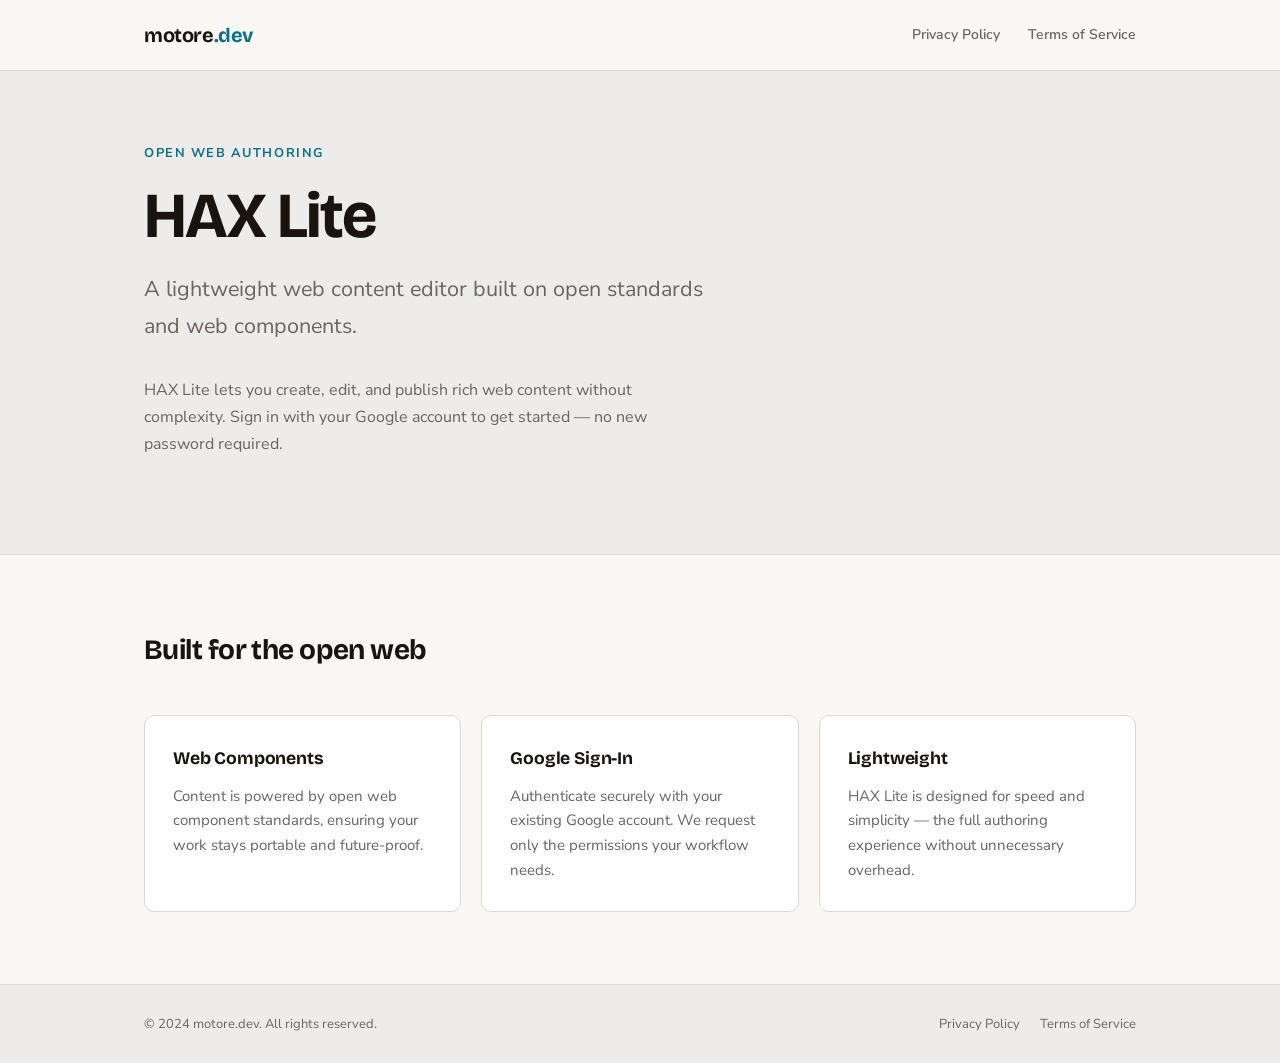
<file: index.html>
<!DOCTYPE html>
<html lang="en">
<head>
  <meta charset="UTF-8">
  <meta name="viewport" content="width=device-width, initial-scale=1.0">
  <title>motore.dev — HAX Lite Web Authoring</title>
  <link rel="preconnect" href="https://fonts.googleapis.com">
  <link rel="preconnect" href="https://fonts.gstatic.com" crossorigin>
  <link rel="stylesheet" href="styles.css">
</head>
<body>

  <header class="site-header">
    <div class="container">
      <a href="/" class="logo">motore<span>.dev</span></a>
      <nav>
        <a href="/privacy-policy">Privacy Policy</a>
        <a href="/terms-of-service">Terms of Service</a>
      </nav>
    </div>
  </header>

  <main>
    <section class="hero">
      <div class="container">
        <p class="eyebrow">Open Web Authoring</p>
        <h1>HAX Lite</h1>
        <p class="tagline">A lightweight web content editor built on open standards and web components.</p>
        <p style="font-size:1rem; color:var(--fg-muted); max-width:560px; margin-bottom:32px;">
          HAX Lite lets you create, edit, and publish rich web content without complexity.
          Sign in with your Google account to get started — no new password required.
        </p>
      </div>
    </section>

    <section class="features">
      <div class="container">
        <h2>Built for the open web</h2>
        <div class="card-grid">
          <div class="card">
            <h3>Web Components</h3>
            <p>Content is powered by open web component standards, ensuring your work stays portable and future-proof.</p>
          </div>
          <div class="card">
            <h3>Google Sign-In</h3>
            <p>Authenticate securely with your existing Google account. We request only the permissions your workflow needs.</p>
          </div>
          <div class="card">
            <h3>Lightweight</h3>
            <p>HAX Lite is designed for speed and simplicity — the full authoring experience without unnecessary overhead.</p>
          </div>
        </div>
      </div>
    </section>
  </main>

  <footer class="site-footer">
    <div class="container">
      <p>&copy; 2024 motore.dev. All rights reserved.</p>
      <nav>
        <a href="/privacy-policy">Privacy Policy</a>
        <a href="/terms-of-service">Terms of Service</a>
      </nav>
    </div>
  </footer>

</body>
</html>
</file>
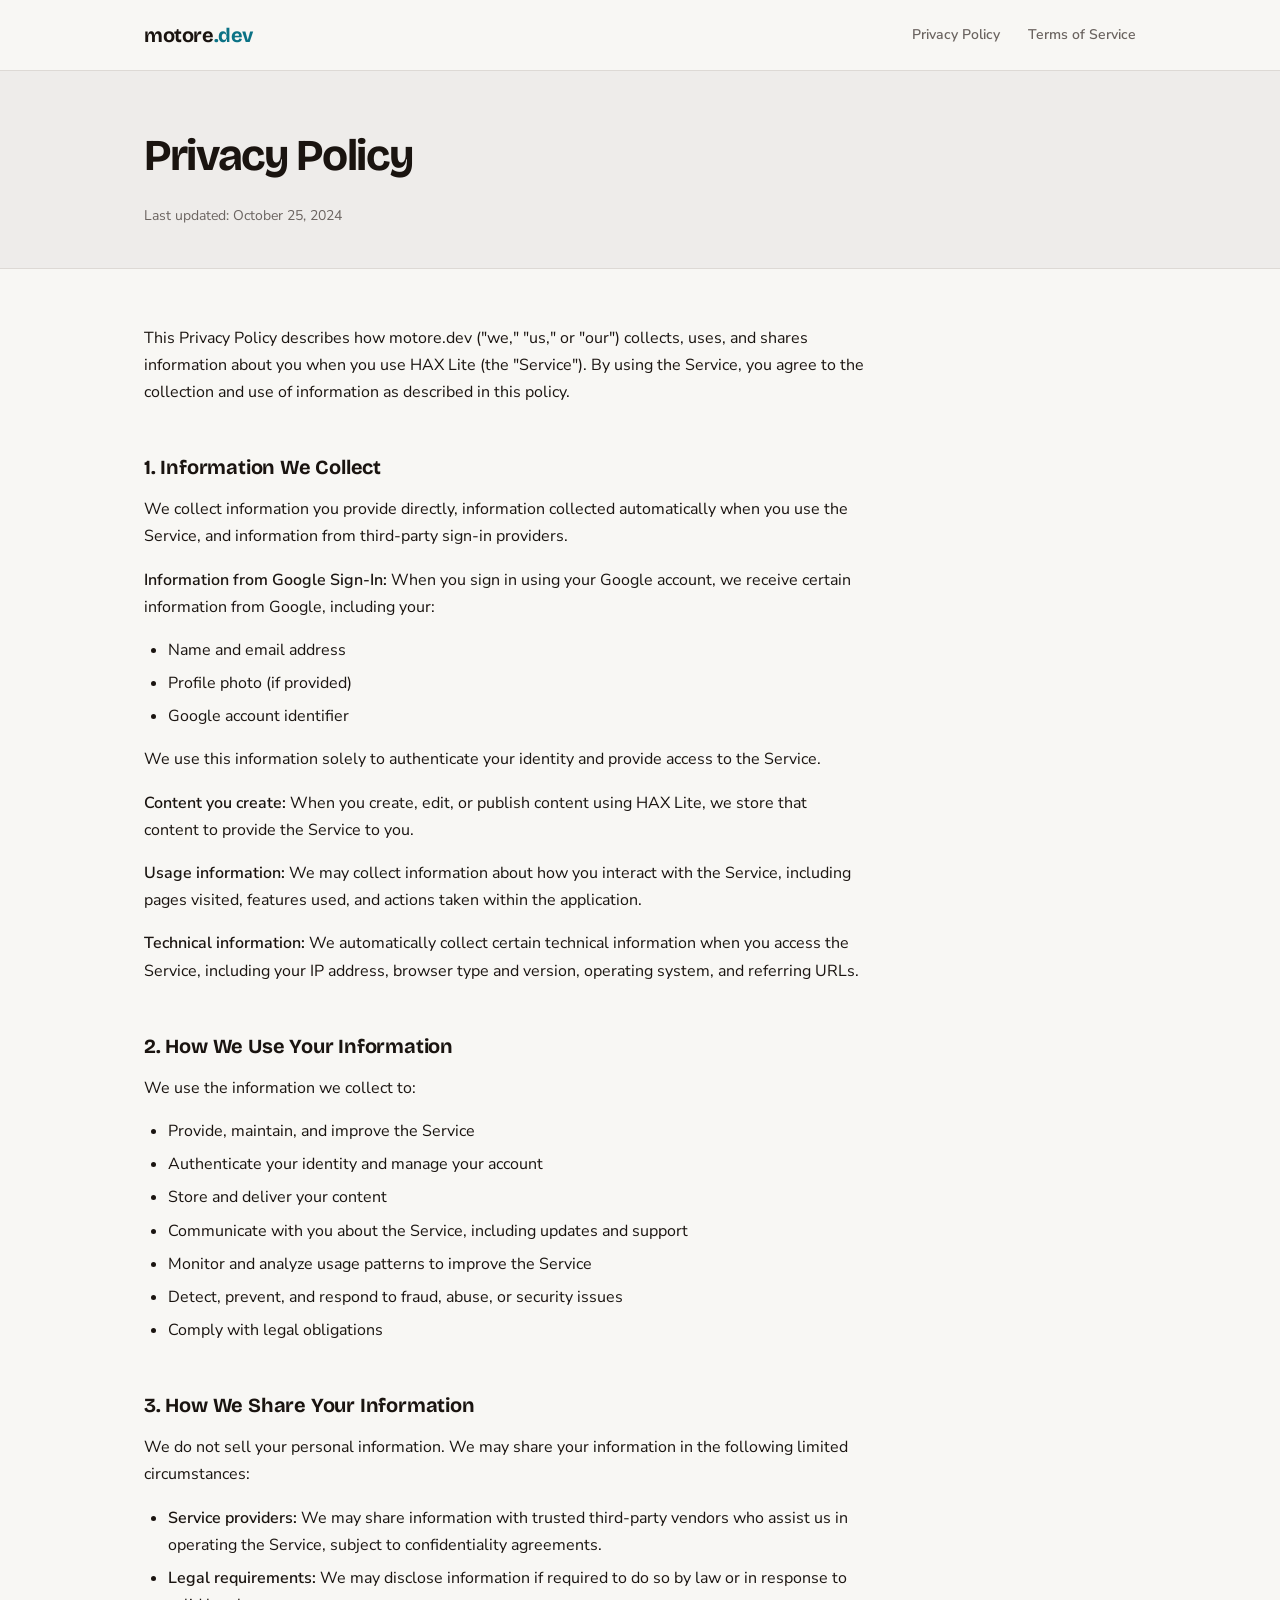
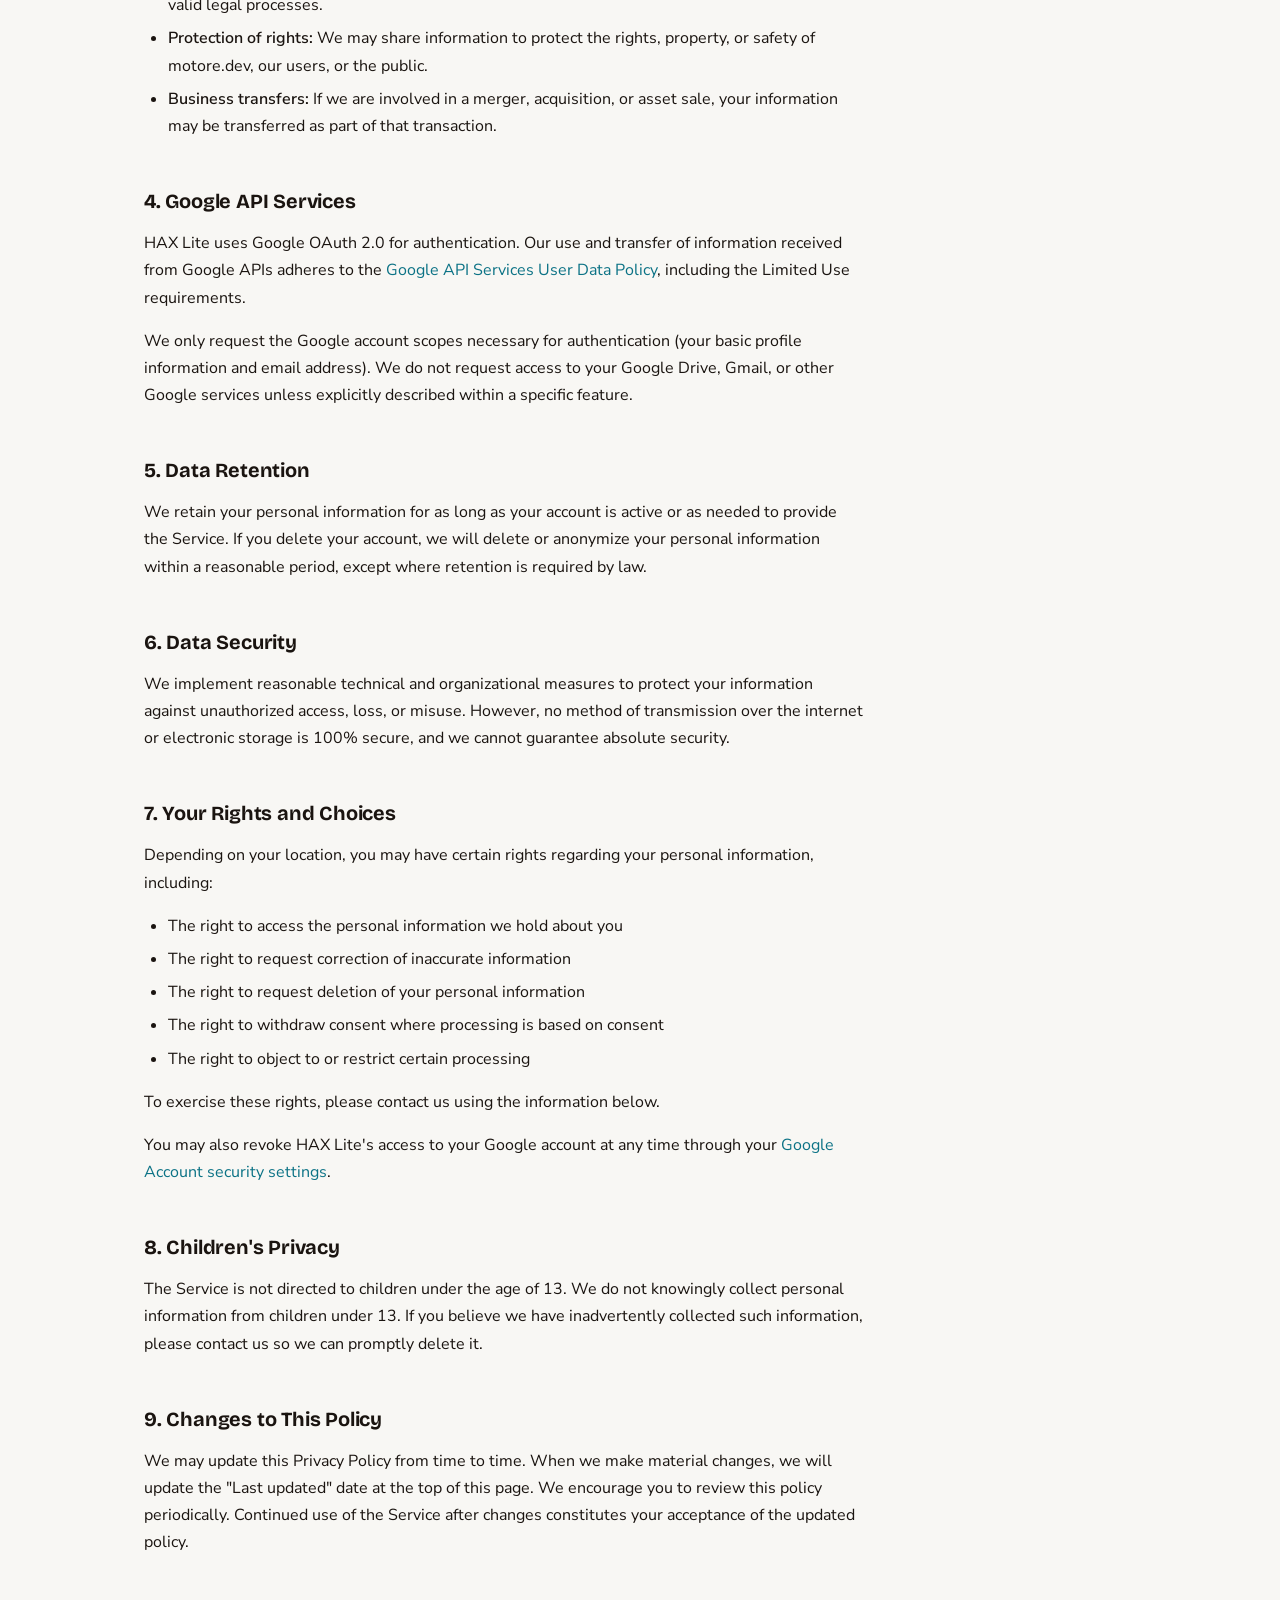
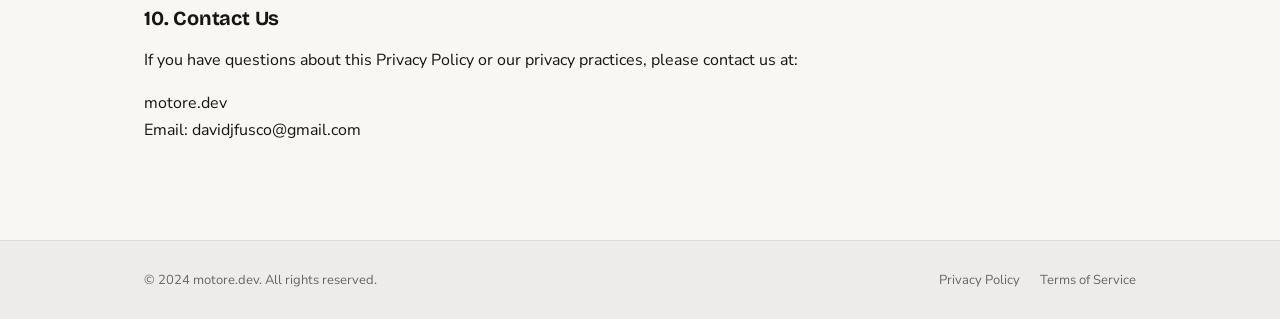
<file: privacy-policy.html>
<!DOCTYPE html>
<html lang="en">
<head>
  <meta charset="UTF-8">
  <meta name="viewport" content="width=device-width, initial-scale=1.0">
  <title>Privacy Policy — motore.dev</title>
  <link rel="preconnect" href="https://fonts.googleapis.com">
  <link rel="preconnect" href="https://fonts.gstatic.com" crossorigin>
  <link rel="stylesheet" href="styles.css">
</head>
<body>

  <header class="site-header">
    <div class="container">
      <a href="/" class="logo">motore<span>.dev</span></a>
      <nav>
        <a href="/privacy-policy">Privacy Policy</a>
        <a href="/terms-of-service">Terms of Service</a>
      </nav>
    </div>
  </header>

  <main>
    <div class="page-header">
      <div class="container">
        <h1>Privacy Policy</h1>
        <p class="meta">Last updated: October 25, 2024</p>
      </div>
    </div>

    <div class="container">
      <div class="policy-body">

        <p>This Privacy Policy describes how motore.dev ("we," "us," or "our") collects, uses, and shares information about you when you use HAX Lite (the "Service"). By using the Service, you agree to the collection and use of information as described in this policy.</p>

        <h2>1. Information We Collect</h2>
        <p>We collect information you provide directly, information collected automatically when you use the Service, and information from third-party sign-in providers.</p>

        <p><strong>Information from Google Sign-In:</strong> When you sign in using your Google account, we receive certain information from Google, including your:</p>
        <ul>
          <li>Name and email address</li>
          <li>Profile photo (if provided)</li>
          <li>Google account identifier</li>
        </ul>
        <p>We use this information solely to authenticate your identity and provide access to the Service.</p>

        <p><strong>Content you create:</strong> When you create, edit, or publish content using HAX Lite, we store that content to provide the Service to you.</p>

        <p><strong>Usage information:</strong> We may collect information about how you interact with the Service, including pages visited, features used, and actions taken within the application.</p>

        <p><strong>Technical information:</strong> We automatically collect certain technical information when you access the Service, including your IP address, browser type and version, operating system, and referring URLs.</p>

        <h2>2. How We Use Your Information</h2>
        <p>We use the information we collect to:</p>
        <ul>
          <li>Provide, maintain, and improve the Service</li>
          <li>Authenticate your identity and manage your account</li>
          <li>Store and deliver your content</li>
          <li>Communicate with you about the Service, including updates and support</li>
          <li>Monitor and analyze usage patterns to improve the Service</li>
          <li>Detect, prevent, and respond to fraud, abuse, or security issues</li>
          <li>Comply with legal obligations</li>
        </ul>

        <h2>3. How We Share Your Information</h2>
        <p>We do not sell your personal information. We may share your information in the following limited circumstances:</p>
        <ul>
          <li><strong>Service providers:</strong> We may share information with trusted third-party vendors who assist us in operating the Service, subject to confidentiality agreements.</li>
          <li><strong>Legal requirements:</strong> We may disclose information if required to do so by law or in response to valid legal processes.</li>
          <li><strong>Protection of rights:</strong> We may share information to protect the rights, property, or safety of motore.dev, our users, or the public.</li>
          <li><strong>Business transfers:</strong> If we are involved in a merger, acquisition, or asset sale, your information may be transferred as part of that transaction.</li>
        </ul>

        <h2>4. Google API Services</h2>
        <p>HAX Lite uses Google OAuth 2.0 for authentication. Our use and transfer of information received from Google APIs adheres to the <a href="https://developers.google.com/terms/api-services-user-data-policy" target="_blank" rel="noopener">Google API Services User Data Policy</a>, including the Limited Use requirements.</p>
        <p>We only request the Google account scopes necessary for authentication (your basic profile information and email address). We do not request access to your Google Drive, Gmail, or other Google services unless explicitly described within a specific feature.</p>

        <h2>5. Data Retention</h2>
        <p>We retain your personal information for as long as your account is active or as needed to provide the Service. If you delete your account, we will delete or anonymize your personal information within a reasonable period, except where retention is required by law.</p>

        <h2>6. Data Security</h2>
        <p>We implement reasonable technical and organizational measures to protect your information against unauthorized access, loss, or misuse. However, no method of transmission over the internet or electronic storage is 100% secure, and we cannot guarantee absolute security.</p>

        <h2>7. Your Rights and Choices</h2>
        <p>Depending on your location, you may have certain rights regarding your personal information, including:</p>
        <ul>
          <li>The right to access the personal information we hold about you</li>
          <li>The right to request correction of inaccurate information</li>
          <li>The right to request deletion of your personal information</li>
          <li>The right to withdraw consent where processing is based on consent</li>
          <li>The right to object to or restrict certain processing</li>
        </ul>
        <p>To exercise these rights, please contact us using the information below.</p>
        <p>You may also revoke HAX Lite's access to your Google account at any time through your <a href="https://myaccount.google.com/permissions" target="_blank" rel="noopener">Google Account security settings</a>.</p>

        <h2>8. Children's Privacy</h2>
        <p>The Service is not directed to children under the age of 13. We do not knowingly collect personal information from children under 13. If you believe we have inadvertently collected such information, please contact us so we can promptly delete it.</p>

        <h2>9. Changes to This Policy</h2>
        <p>We may update this Privacy Policy from time to time. When we make material changes, we will update the "Last updated" date at the top of this page. We encourage you to review this policy periodically. Continued use of the Service after changes constitutes your acceptance of the updated policy.</p>

        <h2>10. Contact Us</h2>
        <p>If you have questions about this Privacy Policy or our privacy practices, please contact us at:</p>
        <p>
          motore.dev<br>
          Email: davidjfusco@gmail.com
        </p>

      </div>
    </div>
  </main>

  <footer class="site-footer">
    <div class="container">
      <p>&copy; 2024 motore.dev. All rights reserved.</p>
      <nav>
        <a href="/privacy-policy">Privacy Policy</a>
        <a href="/terms-of-service">Terms of Service</a>
      </nav>
    </div>
  </footer>

</body>
</html>
</file>
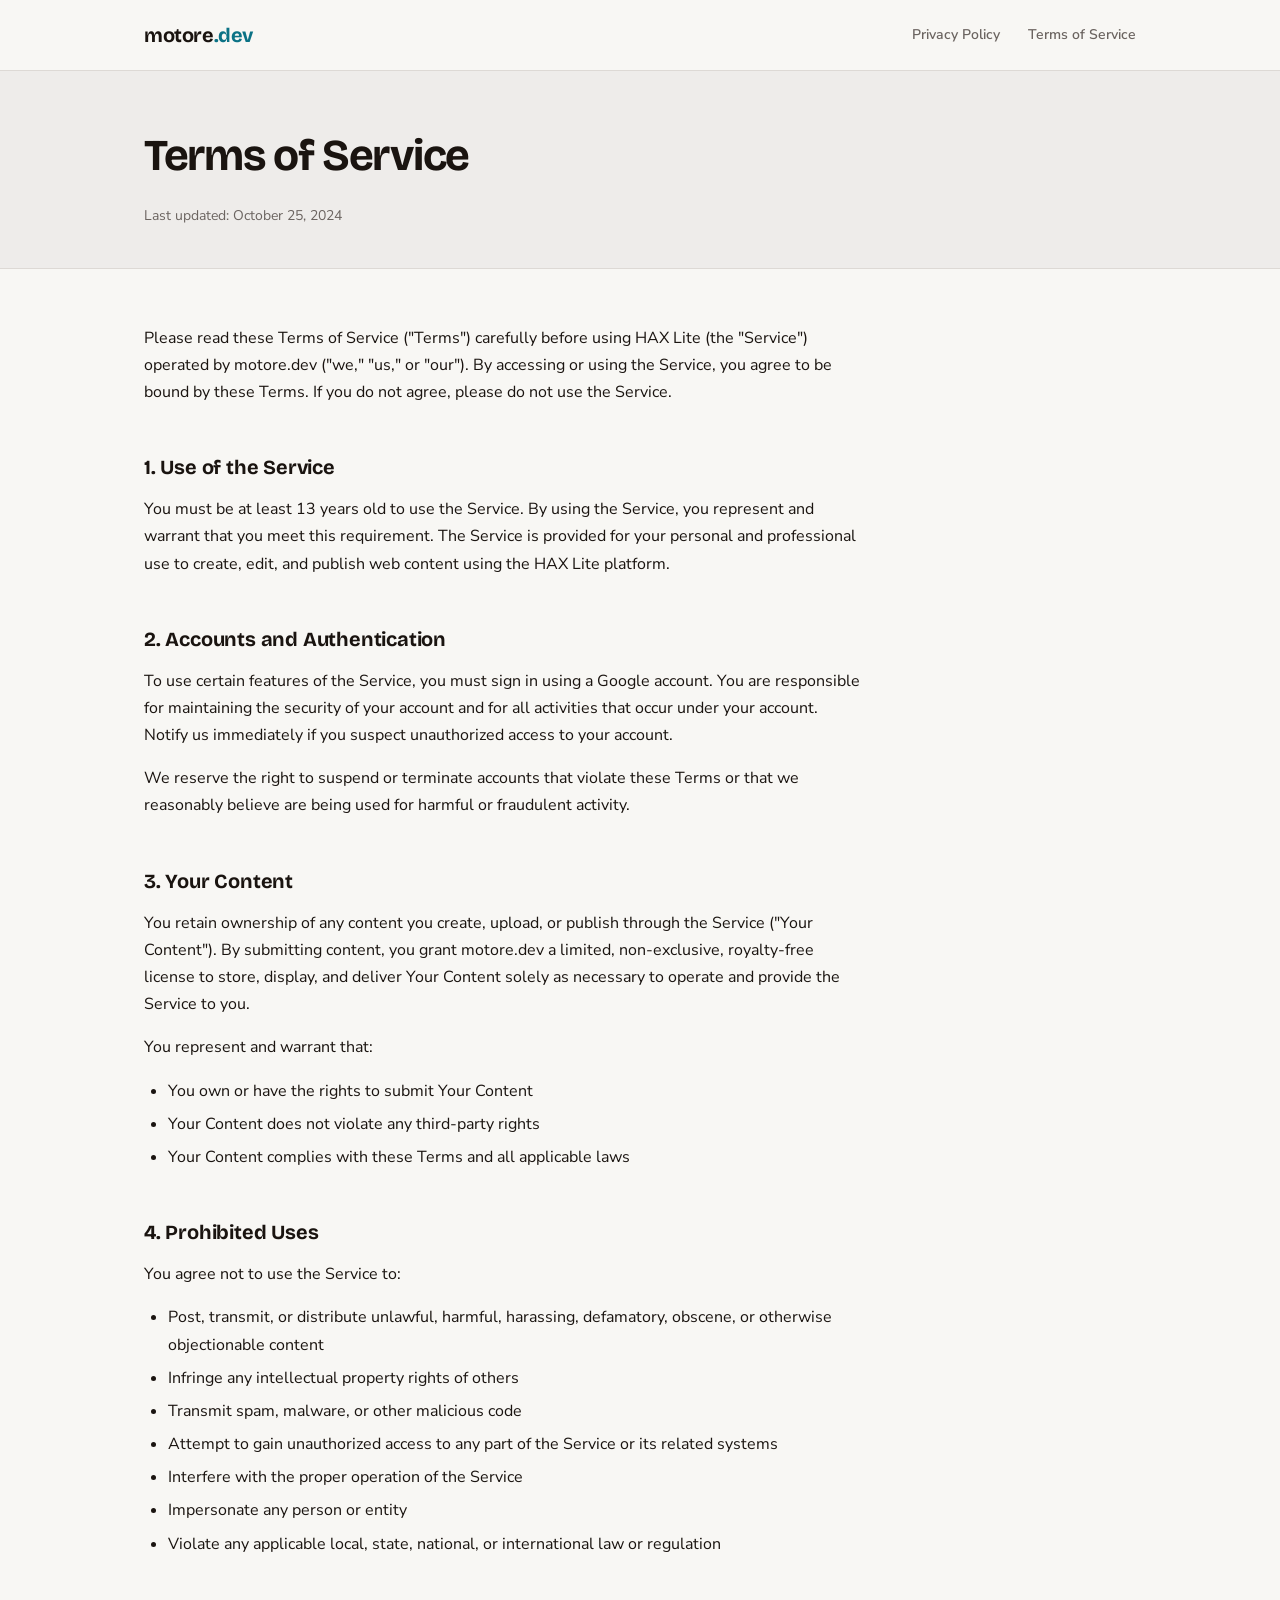
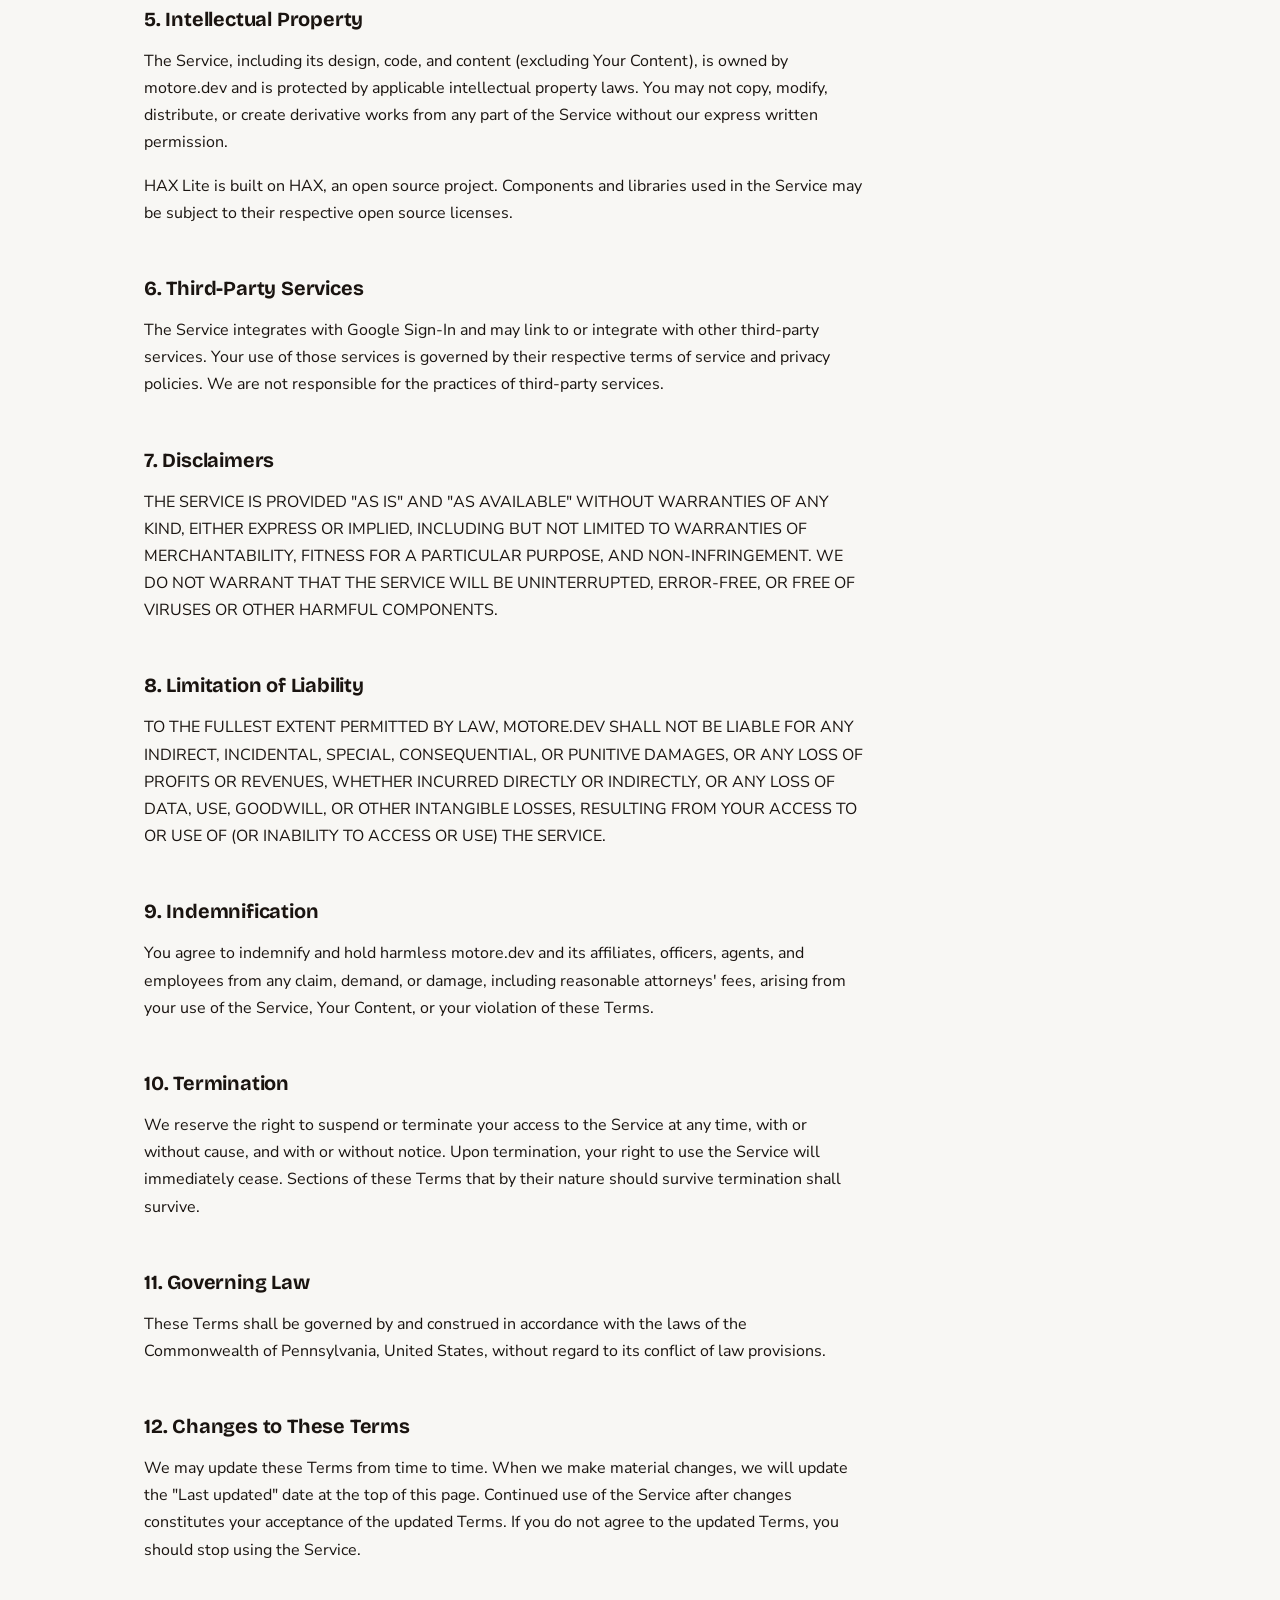
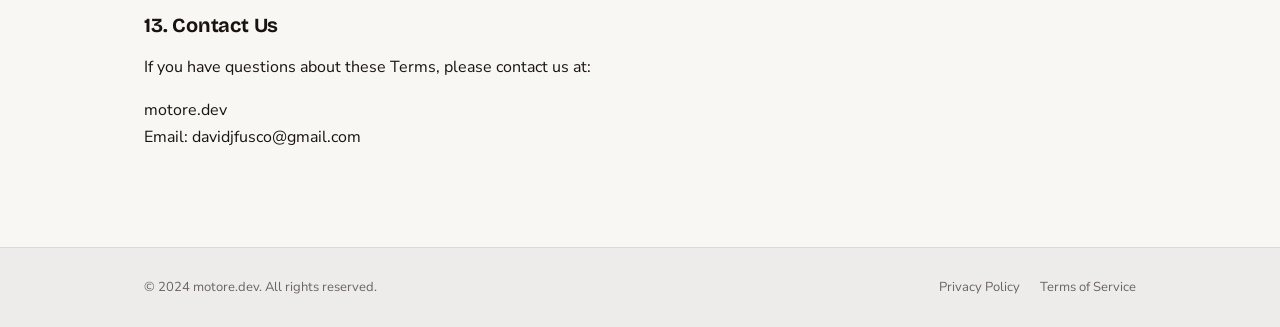
<file: terms-of-service.html>
<!DOCTYPE html>
<html lang="en">
<head>
  <meta charset="UTF-8">
  <meta name="viewport" content="width=device-width, initial-scale=1.0">
  <title>Terms of Service — motore.dev</title>
  <link rel="preconnect" href="https://fonts.googleapis.com">
  <link rel="preconnect" href="https://fonts.gstatic.com" crossorigin>
  <link rel="stylesheet" href="styles.css">
</head>
<body>

  <header class="site-header">
    <div class="container">
      <a href="/" class="logo">motore<span>.dev</span></a>
      <nav>
        <a href="/privacy-policy">Privacy Policy</a>
        <a href="/terms-of-service">Terms of Service</a>
      </nav>
    </div>
  </header>

  <main>
    <div class="page-header">
      <div class="container">
        <h1>Terms of Service</h1>
        <p class="meta">Last updated: October 25, 2024</p>
      </div>
    </div>

    <div class="container">
      <div class="policy-body">

        <p>Please read these Terms of Service ("Terms") carefully before using HAX Lite (the "Service") operated by motore.dev ("we," "us," or "our"). By accessing or using the Service, you agree to be bound by these Terms. If you do not agree, please do not use the Service.</p>

        <h2>1. Use of the Service</h2>
        <p>You must be at least 13 years old to use the Service. By using the Service, you represent and warrant that you meet this requirement. The Service is provided for your personal and professional use to create, edit, and publish web content using the HAX Lite platform.</p>

        <h2>2. Accounts and Authentication</h2>
        <p>To use certain features of the Service, you must sign in using a Google account. You are responsible for maintaining the security of your account and for all activities that occur under your account. Notify us immediately if you suspect unauthorized access to your account.</p>
        <p>We reserve the right to suspend or terminate accounts that violate these Terms or that we reasonably believe are being used for harmful or fraudulent activity.</p>

        <h2>3. Your Content</h2>
        <p>You retain ownership of any content you create, upload, or publish through the Service ("Your Content"). By submitting content, you grant motore.dev a limited, non-exclusive, royalty-free license to store, display, and deliver Your Content solely as necessary to operate and provide the Service to you.</p>
        <p>You represent and warrant that:</p>
        <ul>
          <li>You own or have the rights to submit Your Content</li>
          <li>Your Content does not violate any third-party rights</li>
          <li>Your Content complies with these Terms and all applicable laws</li>
        </ul>

        <h2>4. Prohibited Uses</h2>
        <p>You agree not to use the Service to:</p>
        <ul>
          <li>Post, transmit, or distribute unlawful, harmful, harassing, defamatory, obscene, or otherwise objectionable content</li>
          <li>Infringe any intellectual property rights of others</li>
          <li>Transmit spam, malware, or other malicious code</li>
          <li>Attempt to gain unauthorized access to any part of the Service or its related systems</li>
          <li>Interfere with the proper operation of the Service</li>
          <li>Impersonate any person or entity</li>
          <li>Violate any applicable local, state, national, or international law or regulation</li>
        </ul>

        <h2>5. Intellectual Property</h2>
        <p>The Service, including its design, code, and content (excluding Your Content), is owned by motore.dev and is protected by applicable intellectual property laws. You may not copy, modify, distribute, or create derivative works from any part of the Service without our express written permission.</p>
        <p>HAX Lite is built on HAX, an open source project. Components and libraries used in the Service may be subject to their respective open source licenses.</p>

        <h2>6. Third-Party Services</h2>
        <p>The Service integrates with Google Sign-In and may link to or integrate with other third-party services. Your use of those services is governed by their respective terms of service and privacy policies. We are not responsible for the practices of third-party services.</p>

        <h2>7. Disclaimers</h2>
        <p>THE SERVICE IS PROVIDED "AS IS" AND "AS AVAILABLE" WITHOUT WARRANTIES OF ANY KIND, EITHER EXPRESS OR IMPLIED, INCLUDING BUT NOT LIMITED TO WARRANTIES OF MERCHANTABILITY, FITNESS FOR A PARTICULAR PURPOSE, AND NON-INFRINGEMENT. WE DO NOT WARRANT THAT THE SERVICE WILL BE UNINTERRUPTED, ERROR-FREE, OR FREE OF VIRUSES OR OTHER HARMFUL COMPONENTS.</p>

        <h2>8. Limitation of Liability</h2>
        <p>TO THE FULLEST EXTENT PERMITTED BY LAW, MOTORE.DEV SHALL NOT BE LIABLE FOR ANY INDIRECT, INCIDENTAL, SPECIAL, CONSEQUENTIAL, OR PUNITIVE DAMAGES, OR ANY LOSS OF PROFITS OR REVENUES, WHETHER INCURRED DIRECTLY OR INDIRECTLY, OR ANY LOSS OF DATA, USE, GOODWILL, OR OTHER INTANGIBLE LOSSES, RESULTING FROM YOUR ACCESS TO OR USE OF (OR INABILITY TO ACCESS OR USE) THE SERVICE.</p>

        <h2>9. Indemnification</h2>
        <p>You agree to indemnify and hold harmless motore.dev and its affiliates, officers, agents, and employees from any claim, demand, or damage, including reasonable attorneys' fees, arising from your use of the Service, Your Content, or your violation of these Terms.</p>

        <h2>10. Termination</h2>
        <p>We reserve the right to suspend or terminate your access to the Service at any time, with or without cause, and with or without notice. Upon termination, your right to use the Service will immediately cease. Sections of these Terms that by their nature should survive termination shall survive.</p>

        <h2>11. Governing Law</h2>
        <p>These Terms shall be governed by and construed in accordance with the laws of the Commonwealth of Pennsylvania, United States, without regard to its conflict of law provisions.</p>

        <h2>12. Changes to These Terms</h2>
        <p>We may update these Terms from time to time. When we make material changes, we will update the "Last updated" date at the top of this page. Continued use of the Service after changes constitutes your acceptance of the updated Terms. If you do not agree to the updated Terms, you should stop using the Service.</p>

        <h2>13. Contact Us</h2>
        <p>If you have questions about these Terms, please contact us at:</p>
        <p>
          motore.dev<br>
          Email: davidjfusco@gmail.com
        </p>

      </div>
    </div>
  </main>

  <footer class="site-footer">
    <div class="container">
      <p>&copy; 2024 motore.dev. All rights reserved.</p>
      <nav>
        <a href="/privacy-policy">Privacy Policy</a>
        <a href="/terms-of-service">Terms of Service</a>
      </nav>
    </div>
  </footer>

</body>
</html>
</file>
<file: styles.css>
/* motore.dev shared styles */
@import url('https://fonts.googleapis.com/css2?family=Bricolage+Grotesque:opsz,wght@12..96,400;12..96,600;12..96,700&family=Nunito+Sans:ital,opsz,wght@0,6..12,400;0,6..12,500;0,6..12,600;1,6..12,400&display=swap');

/* --- Tokens --- */
:root {
  --bg:         #F8F7F4;
  --bg-alt:     #EEECEA;
  --bg-card:    #FFFFFF;
  --fg:         #1A1410;
  --fg-muted:   #6B6460;
  --accent:     #0B7285;
  --accent-hover: #096273;
  --border:     #DDD9D5;
  --radius:     10px;
  --font-display: 'Bricolage Grotesque', system-ui, sans-serif;
  --font-body:   'Nunito Sans', system-ui, sans-serif;
  color-scheme: light;
}

@media (prefers-color-scheme: dark) {
  :root:not([data-theme="light"]) {
    --bg:         #111219;
    --bg-alt:     #1A1B26;
    --bg-card:    #1E2030;
    --fg:         #F0EFE9;
    --fg-muted:   #A09C97;
    --accent:     #22D3EE;
    --accent-hover: #38E0F5;
    --border:     #2A2C3E;
    color-scheme: dark;
  }
}
:root[data-theme="dark"] {
  --bg:         #111219;
  --bg-alt:     #1A1B26;
  --bg-card:    #1E2030;
  --fg:         #F0EFE9;
  --fg-muted:   #A09C97;
  --accent:     #22D3EE;
  --accent-hover: #38E0F5;
  --border:     #2A2C3E;
  color-scheme: dark;
}

/* --- Reset & base --- */
*, *::before, *::after { box-sizing: border-box; margin: 0; padding: 0; }
html { font-size: 16px; }
body {
  background: var(--bg);
  color: var(--fg);
  font-family: var(--font-body);
  font-size: 1rem;
  line-height: 1.7;
  min-height: 100vh;
  display: flex;
  flex-direction: column;
}
img { max-width: 100%; display: block; }
a { color: var(--accent); text-decoration: none; }
a:hover { color: var(--accent-hover); text-decoration: underline; }

/* --- Container --- */
.container {
  width: 100%;
  max-width: 1040px;
  margin: 0 auto;
  padding-left: max(24px, env(safe-area-inset-left, 0px));
  padding-right: max(24px, env(safe-area-inset-right, 0px));
}

/* --- Header --- */
.site-header {
  background: var(--bg);
  border-bottom: 1px solid var(--border);
  position: sticky;
  top: 0;
  z-index: 10;
}
.site-header .container {
  display: flex;
  align-items: center;
  justify-content: space-between;
  padding-block: 18px;
  gap: 24px;
}
.logo {
  font-family: var(--font-display);
  font-size: 1.25rem;
  font-weight: 700;
  color: var(--fg);
  text-decoration: none;
  letter-spacing: -0.02em;
}
.logo span { color: var(--accent); }
.logo:hover { text-decoration: none; color: var(--fg); }

.site-header nav {
  display: flex;
  gap: 28px;
  flex-wrap: wrap;
}
.site-header nav a {
  font-size: 0.875rem;
  font-weight: 600;
  color: var(--fg-muted);
  text-decoration: none;
  transition: color 0.15s;
}
.site-header nav a:hover { color: var(--accent); text-decoration: none; }

/* --- Main --- */
main { flex: 1; }

/* --- Hero --- */
.hero {
  background: var(--bg-alt);
  border-bottom: 1px solid var(--border);
  padding-block: 72px 64px;
}
.hero .eyebrow {
  font-size: 0.8rem;
  font-weight: 700;
  letter-spacing: 0.12em;
  text-transform: uppercase;
  color: var(--accent);
  margin-bottom: 16px;
}
.hero h1 {
  font-family: var(--font-display);
  font-size: clamp(2.5rem, 6vw, 4rem);
  font-weight: 700;
  line-height: 1.1;
  letter-spacing: -0.03em;
  text-wrap: balance;
  margin-bottom: 20px;
}
.hero .tagline {
  font-size: clamp(1.1rem, 2.5vw, 1.35rem);
  color: var(--fg-muted);
  max-width: 560px;
  margin-bottom: 32px;
}
.btn {
  display: inline-block;
  background: var(--accent);
  color: #fff;
  font-family: var(--font-body);
  font-size: 0.9375rem;
  font-weight: 600;
  padding: 12px 28px;
  border-radius: var(--radius);
  text-decoration: none;
  transition: background 0.15s;
}
.btn:hover { background: var(--accent-hover); color: #fff; text-decoration: none; }

/* --- Feature grid --- */
.features {
  padding-block: 72px;
}
.features h2 {
  font-family: var(--font-display);
  font-size: 1.75rem;
  font-weight: 700;
  letter-spacing: -0.02em;
  margin-bottom: 40px;
}
.card-grid {
  display: grid;
  grid-template-columns: repeat(auto-fit, minmax(260px, 1fr));
  gap: 20px;
}
.card {
  background: var(--bg-card);
  border: 1px solid var(--border);
  border-radius: var(--radius);
  padding: 28px;
}
.card h3 {
  font-family: var(--font-display);
  font-size: 1.1rem;
  font-weight: 700;
  letter-spacing: -0.01em;
  margin-bottom: 10px;
}
.card p {
  font-size: 0.9375rem;
  color: var(--fg-muted);
  line-height: 1.65;
}

/* --- Policy pages --- */
.page-header {
  background: var(--bg-alt);
  border-bottom: 1px solid var(--border);
  padding-block: 48px 40px;
}
.page-header h1 {
  font-family: var(--font-display);
  font-size: clamp(1.75rem, 4vw, 2.75rem);
  font-weight: 700;
  letter-spacing: -0.03em;
  text-wrap: balance;
  margin-bottom: 10px;
}
.page-header .meta {
  font-size: 0.875rem;
  color: var(--fg-muted);
}

.policy-body {
  padding-block: 56px 80px;
  max-width: 720px;
}
.policy-body h2 {
  font-family: var(--font-display);
  font-size: 1.25rem;
  font-weight: 700;
  letter-spacing: -0.01em;
  margin-top: 44px;
  margin-bottom: 12px;
}
.policy-body h2:first-child { margin-top: 0; }
.policy-body p {
  margin-bottom: 16px;
  color: var(--fg);
}
.policy-body ul, .policy-body ol {
  margin: 0 0 16px 24px;
}
.policy-body li {
  margin-bottom: 6px;
}
.policy-body a { color: var(--accent); }
.policy-body strong { font-weight: 600; }

/* --- Footer --- */
.site-footer {
  border-top: 1px solid var(--border);
  background: var(--bg-alt);
  padding-block: 28px;
}
.site-footer .container {
  display: flex;
  align-items: center;
  justify-content: space-between;
  flex-wrap: wrap;
  gap: 16px;
}
.site-footer p {
  font-size: 0.8125rem;
  color: var(--fg-muted);
}
.site-footer nav {
  display: flex;
  gap: 20px;
}
.site-footer nav a {
  font-size: 0.8125rem;
  color: var(--fg-muted);
  text-decoration: none;
}
.site-footer nav a:hover { color: var(--accent); text-decoration: none; }

@media (max-width: 600px) {
  .hero { padding-block: 48px 40px; }
  .features { padding-block: 48px; }
  .site-footer .container { justify-content: center; text-align: center; }
}
</file>
